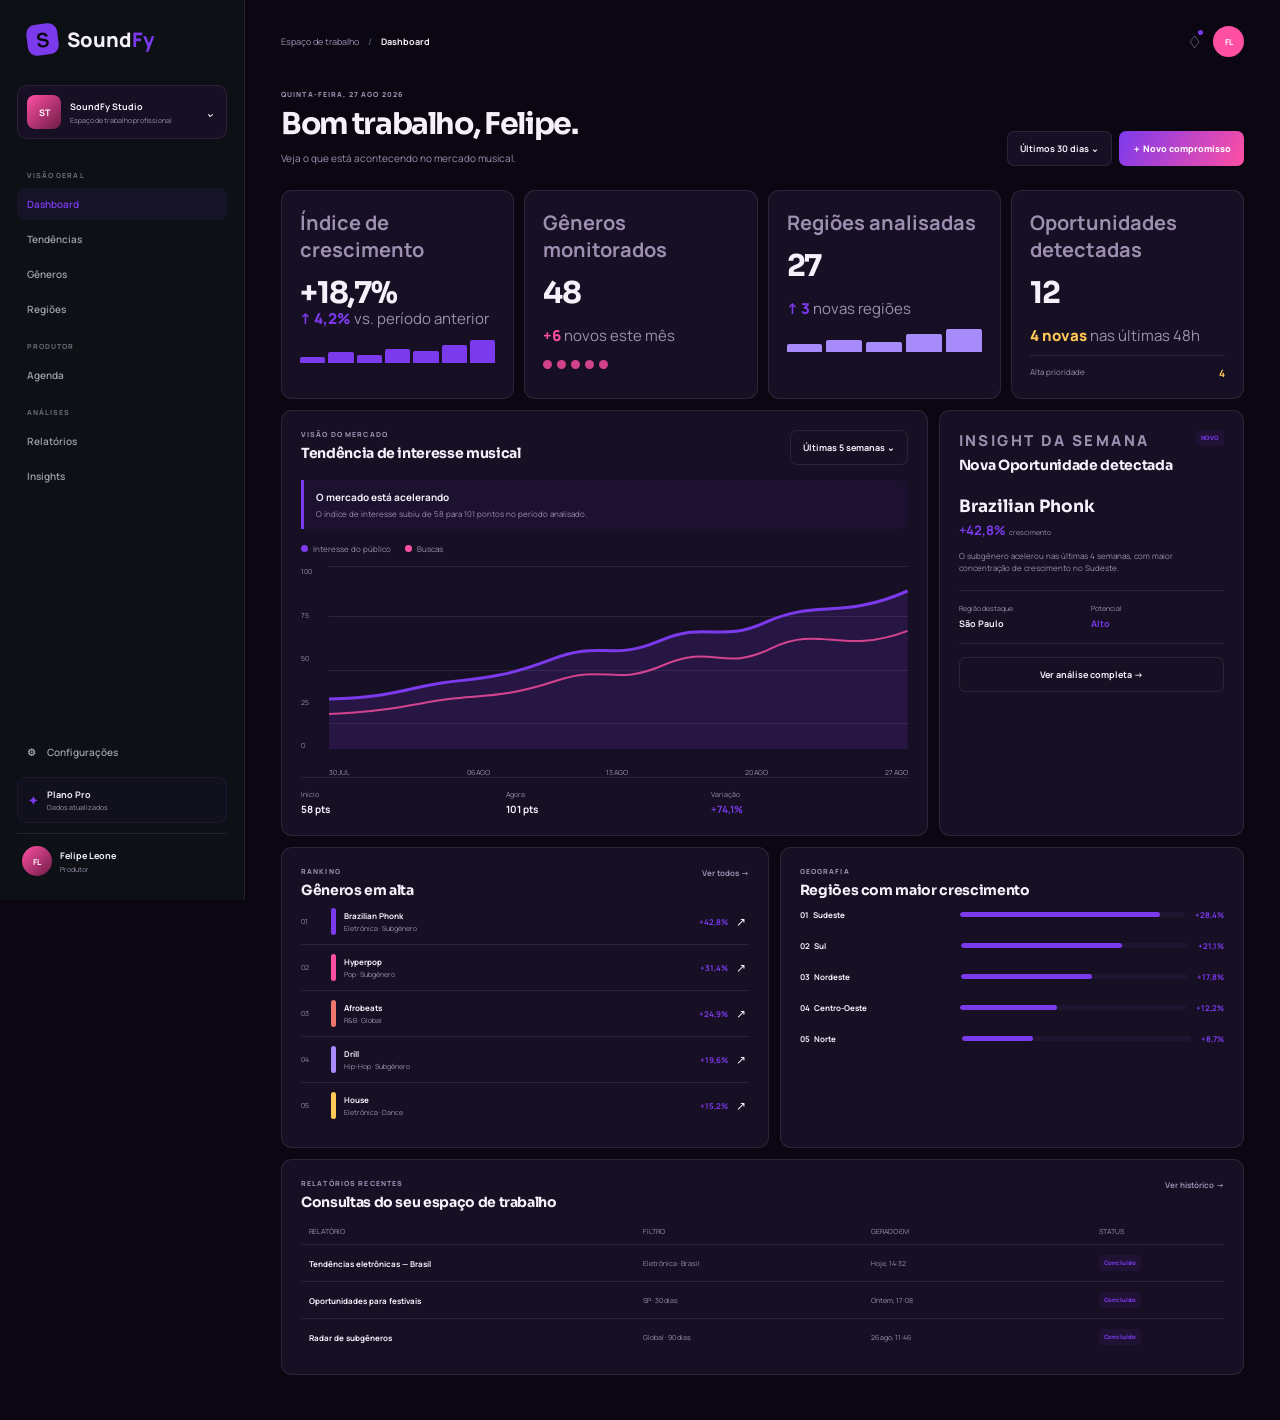
<file: View/Pages/index.html>
<!DOCTYPE html>
<html lang="pt-BR">
<head>
    <meta charset="UTF-8">
    <meta name="viewport" content="width=device-width, initial-scale=1.0">
    <title>SoundFy - Dashboard</title>
    <link rel="stylesheet" href="../Style/style.css">
</head>

<body>
    <aside class="barra-lateral">
        <a class="logo" href="index.html">
            <b>S</b>
            <span>Sound<span>Fy</span></span>
        </a>

        <div class="espaco-trabalho">
            <b>ST</b>
            <div>
                <strong>SoundFy Studio</strong>
                <small>Espaço de trabalho profissional</small>
            </div>
            <i>⌄</i>
        </div>

        <nav>
            <label>VISÃO GERAL</label>
            <a class="ativo" href="index.html"><span>Dashboard</span></a>
            <a href="#tendencias"> <span>Tendências</span></a>
            <a href="#generos"> <span>Gêneros</span></a>
            <a href="#regioes"> <span>Regiões</span></a>

            <label>PRODUTOR</label>
            <a href="agenda.html"> <span>Agenda</span></a>

            <label>ANÁLISES</label>
            <a href="#relatorios"> <span>Relatórios</span></a>
            <a href="#insights"> <span>Insights</span></a>
        </nav>

        <div class="rodape-lateral">
            <a href="configuracoes.html">⚙ <span>Configurações</span></a>

            <div class="plano">
                <b>✦</b>
                <div>
                    <strong>Plano Pro</strong>
                    <small>Dados atualizados</small>
                </div>
            </div>

            <div class="perfil">
                <b>FL</b>
                <div>
                    <strong>Felipe Leone</strong>
                    <small>Produtor</small>
                </div>
            </div>
        </div>
    </aside>

    <main>
        <header>
            <button id="menu" class="menu-mobile">☰</button>

            <div class="trilha">
                Espaço de trabalho <b>/</b> <strong>Dashboard</strong>
            </div>

            <div class="logo-mobile">
                Sound<span>Fy</span>
            </div>

            <div class="acoes">

                <button class="sino">♢<i></i></button>
                <b class="avatar-topo">FL</b>
            </div>
        </header>

        <section class="introducao">
            <div>
                <p>QUINTA-FEIRA, 27 AGO 2026</p>
                <h1>Bom trabalho, Felipe.</h1>
                <span>Veja o que está acontecendo no mercado musical.</span>
            </div>

            <div class="botoes-cabecalho">
                <button class="filtro">Últimos 30 dias ⌄</button>
                <a class="primario" href="agenda.html">＋ Novo compromisso</a>
            </div>
        </section>

        <section class="indicadores">
            <article>
                <div>
                   <b> <span style="font-size: 20px;">Índice de crescimento</span> </b>
                </div>
                <strong>+18,7%</strong>
                <small style="font-size: 15px;"><em>↑ 4,2%</em> vs. período anterior</small>
                <div class="mini-grafico"><i></i><i></i><i></i><i></i><i></i><i></i><i></i></div>
            </article>

            <article>
                <div>
                   <b> <span style="font-size: 20px;">Gêneros monitorados</span> </b>
                </div>
                <strong>48</strong>
                <br>
                <small style="font-size: 15px;"><em class="texto-secundario">+6</em> novos este mês</small>
                <div class="pontos"><i></i><i></i><i></i><i></i><i></i></div>
            </article>

            <article>
                <div>
                   <b> <span style="font-size: 20px;">Regiões analisadas</span> </b>
                </div>
                <strong>27</strong>
                <br>
                <small style="font-size: 15px;"><em>↑ 3</em> novas regiões</small>
                <div class="barras"><i></i><i></i><i></i><i></i><i></i></div>
            </article>

            <article>
                <div>
                   <b> <span style="font-size: 20px;">Oportunidades detectadas</span></b>
                </div>
                <strong>12</strong>
                <br>
                <small style="font-size: 15px;"><em class="texto-alerta">4 novas</em> nas últimas 48h</small>
                <div class="prioridade">
                    Alta prioridade
                    <b>4</b>
                </div>
            </article>
        </section>

        <section class="grade" id="tendencias">
            <article class="painel painel-grafico">
                <div class="painel-cabecalho">
                    <div>
                        <p>VISÃO DO MERCADO</p>
                        <h2>Tendência de interesse musical</h2>
                    </div>
                    <button class="filtro">Últimas 5 semanas ⌄</button>
                </div>

                <div class="explicacao-grafico">
                    <strong>O mercado está acelerando</strong>
                    <span>O índice de interesse subiu de 58 para 101 pontos no período analisado.</span>
                </div>

                <div class="legenda">
                    <span><i class="ponto-primario"></i>Interesse do público</span>
                    <span><i class="ponto-secundario"></i>Buscas</span>
                </div>

                <div class="grafico">
                    <div class="eixo">
                        <span>100</span>
                        <span>75</span>
                        <span>50</span>
                        <span>25</span>
                        <span>0</span>
                    </div>

                    <div class="grafico-area">
                        <div class="line l1"></div>
                        <div class="line l2"></div>
                        <div class="line l3"></div>
                        <div class="line l4"></div>

                        <svg viewBox="0 0 700 220" preserveAspectRatio="none" aria-label="Gráfico de tendência de interesse">
                            <path class="area" d="M0 160 C80 158 100 145 140 140 S210 135 270 112 S340 115 400 90 S470 94 530 67 S620 65 700 30 L700 220 L0 220Z"></path>
                            <path class="tendencia" d="M0 160 C80 158 100 145 140 140 S210 135 270 112 S340 115 400 90 S470 94 530 67 S620 65 700 30"></path>
                            <path class="tendencia linha-secundaria" d="M0 178 C80 174 105 165 145 160 S215 158 275 138 S345 145 405 119 S475 128 535 99 S620 108 700 78"></path>
                        </svg>

                        <div class="datas">
                            <span>30 JUL</span>
                            <span>06 AGO</span>
                            <span>13 AGO</span>
                            <span>20 AGO</span>
                            <span>27 AGO</span>
                        </div>
                    </div>
                </div>

                <div class="resumo-tendencia">
                    <div>
                        <span>Início</span>
                        <strong>58 pts</strong>
                    </div>
                    <div>
                        <span>Agora</span>
                        <strong>101 pts</strong>
                    </div>
                    <div>
                        <span>Variação</span>
                        <strong class="texto-positivo">+74,1%</strong>
                    </div>
                </div>
            </article>

            <article class="painel insight" id="insights">
                <div class="painel-cabecalho">
                    <div>
                        <p style="font-size: 15px;">INSIGHT DA SEMANA</p>
                        <h2><b>Nova Oportunidade detectada</b></h2>
                    </div>
                    <mark>NOVO</mark>
                </div>

                <div class="corpo-insight">
                    <h3>Brazilian Phonk</h3>
                    <strong>+42,8% <small>crescimento</small></strong>
                    <p>O subgênero acelerou nas últimas 4 semanas, com maior concentração de crescimento no Sudeste.</p>
                </div>

                <div class="meta">
                    <span>Região destaque<strong>São Paulo</strong></span>
                    <span>Potencial<strong class="texto-positivo">Alto</strong></span>
                </div>

                <button class="contorno">Ver análise completa →</button>
            </article>
        </section>

        <section class="grade inferior">
            <article class="painel" id="generos">
                <div class="painel-cabecalho">
                    <div>
                        <p>RANKING</p>
                        <h2>Gêneros em alta</h2>
                    </div>
                    <a href="#generos">Ver todos →</a>
                </div>

                <div class="genero">
                    <span>01</span>
                    <i></i>
                    <div><strong>Brazilian Phonk</strong><small>Eletrônica · Subgênero</small></div>
                    <b>+42,8%</b>↗
                </div>

                <div class="genero">
                    <span>02</span>
                    <i></i>
                    <div><strong>Hyperpop</strong><small>Pop · Subgênero</small></div>
                    <b>+31,4%</b>↗
                </div>

                <div class="genero">
                    <span>03</span>
                    <i></i>
                    <div><strong>Afrobeats</strong><small>R&B · Global</small></div>
                    <b>+24,9%</b>↗
                </div>

                <div class="genero">
                    <span>04</span>
                    <i></i>
                    <div><strong>Drill</strong><small>Hip-Hop · Subgênero</small></div>
                    <b>+19,6%</b>↗
                </div>

                <div class="genero">
                    <span>05</span>
                    <i></i>
                    <div><strong>House</strong><small>Eletrônica · Dance</small></div>
                    <b>+15,2%</b>↗
                </div>
            </article>

            <article class="painel" id="regioes">
                <div class="painel-cabecalho">
                    <div>
                        <p>GEOGRAFIA</p>
                        <h2>Regiões com maior crescimento</h2>
                    </div>
                </div>

                <div class="regiao">
                    <strong>01&nbsp; Sudeste</strong>
                    <span><i style="width:89%"></i></span>
                    <b>+28,4%</b>
                </div>

                <div class="regiao">
                    <strong>02&nbsp; Sul</strong>
                    <span><i style="width:71%"></i></span>
                    <b>+21,1%</b>
                </div>

                <div class="regiao">
                    <strong>03&nbsp; Nordeste</strong>
                    <span><i style="width:58%"></i></span>
                    <b>+17,8%</b>
                </div>

                <div class="regiao">
                    <strong>04&nbsp; Centro-Oeste</strong>
                    <span><i style="width:43%"></i></span>
                    <b>+12,2%</b>
                </div>

                <div class="regiao">
                    <strong>05&nbsp; Norte</strong>
                    <span><i style="width:31%"></i></span>
                    <b>+8,7%</b>
                </div>
            </article>
        </section>

        <section class="painel relatorios" id="relatorios">
            <div class="painel-cabecalho">
                <div>
                    <p>RELATÓRIOS RECENTES</p>
                    <h2>Consultas do seu espaço de trabalho</h2>
                </div>
                <a href="#relatorios">Ver histórico →</a>
            </div>

            <div class="relatorio-cabecalho">
                <span>Relatório</span>
                <span>Filtro</span>
                <span>Gerado em</span>
                <span>Status</span>
            </div>

            <div class="relatorio">
                <strong>Tendências eletrônicas — Brasil</strong>
                <span>Eletrônica · Brasil</span>
                <span>Hoje, 14:32</span>
                <em>Concluído</em>
            </div>

            <div class="relatorio">
                <strong>Oportunidades para festivais</strong>
                <span>SP · 30 dias</span>
                <span>Ontem, 17:08</span>
                <em>Concluído</em>
            </div>

            <div class="relatorio">
                <strong>Radar de subgêneros</strong>
                <span>Global · 90 dias</span>
                <span>26 ago, 11:46</span>
                <em>Concluído</em>
            </div>
        </section>
    </main>

    <script src="../JS/script.js"></script>
</body>
</html>
</file>
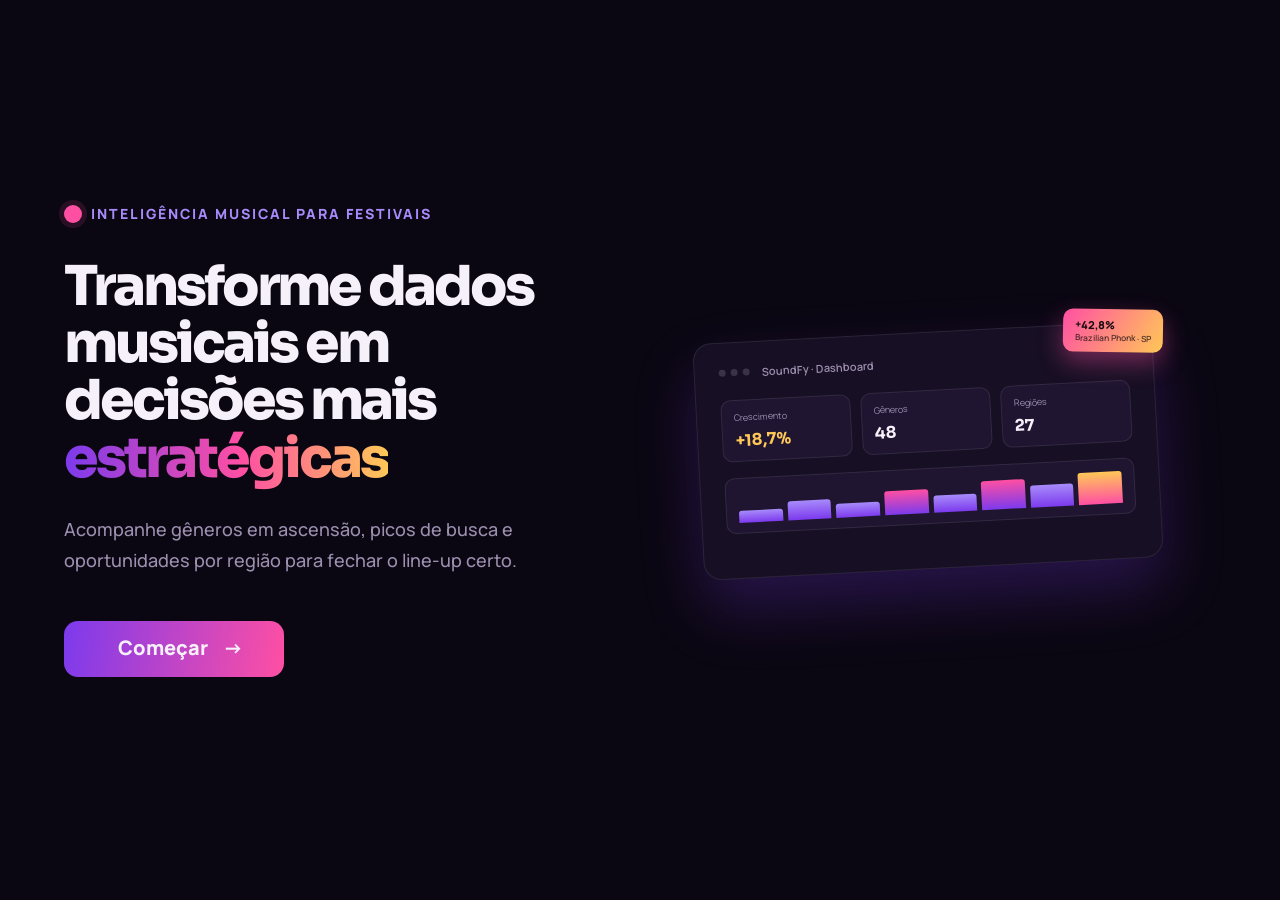
<file: public/Pages/home.html>
<!DOCTYPE html>
<html lang="pt-BR">

<head>
    <meta charset="UTF-8">
    <meta name="viewport" content="width=device-width, initial-scale=1.0">
    <title data-i18n="home.title">SoundFy</title>

    <link rel="preconnect" href="https://fonts.googleapis.com">
    <link rel="preconnect" href="https://fonts.gstatic.com" crossorigin>
    <link href="https://fonts.googleapis.com/css2?family=Manrope:wght@400;500;600;700;800&family=Sora:wght@500;600;700;800&display=swap" rel="stylesheet">

    <link rel="stylesheet" href="../Style/home.css">
</head>

<body>
    <div class="container">
        <div class="container-hero">
            <div class="titulo">
                <span data-i18n="home.marketLabel">INTELIGÊNCIA MUSICAL PARA FESTIVAIS</span>
            </div>

            <div class="titulo-principal">
                <span>
                    <span data-i18n="home.heading">Transforme dados musicais em decisões mais</span>
                    <span class="texto-gradiente" data-i18n="home.headingHighlight">estratégicas</span>
                </span>
            </div>

            <div class="texto-hero">
                <span data-i18n="home.description">
                    Acompanhe gêneros em ascensão, picos de busca e oportunidades por região para fechar o line-up certo.
                </span>
            </div>

            <div class="botao-hero">
                <button onclick="window.location.href='./cadastro.html'">
                    <span data-i18n="home.start">Começar</span>
                    <span>→</span>
                </button>
            </div>

            <!-- <div class="texto-apoio">
                <span data-i18n="home.supportText">
                    Sem custo para começar · dados atualizados semanalmente
                </span>
            </div> -->
        </div>

        <div class="container-mini-dash">
            <div class="mini-dash-cartao">
                <div class="mini-dash-selo">
                    <strong>+42,8%</strong>
                    <small data-i18n="home.phonk">Brazilian Phonk · SP</small>
                </div>

                <div class="mini-dash-topo">
                    <div class="mini-dash-bolinhas">
                        <span></span>
                        <span></span>
                        <span></span>
                    </div>

                    <p data-i18n="home.dashboard">SoundFy · Dashboard</p>
                </div>

                <div class="mini-dash-indicadores">
                    <div class="mini-dash-indicador destaque">
                        <small data-i18n="home.growth">Crescimento</small>
                        <strong>+18,7%</strong>
                    </div>

                    <div class="mini-dash-indicador">
                        <small data-i18n="home.genres">Gêneros</small>
                        <strong>48</strong>
                    </div>

                    <div class="mini-dash-indicador">
                        <small data-i18n="home.regions">Regiões</small>
                        <strong>27</strong>
                    </div>
                </div>

                <div class="mini-dash-grafico">
                    <span style="height: 35%;"></span>
                    <span style="height: 55%;"></span>
                    <span style="height: 40%;"></span>
                    <span style="height: 70%;"></span>
                    <span style="height: 50%;"></span>
                    <span style="height: 85%;"></span>
                    <span style="height: 65%;"></span>
                    <span style="height: 95%;"></span>
                </div>
            </div>
        </div>
    </div>

    <script src="../JS/translate.js"></script>
</body>

</html>
</file>
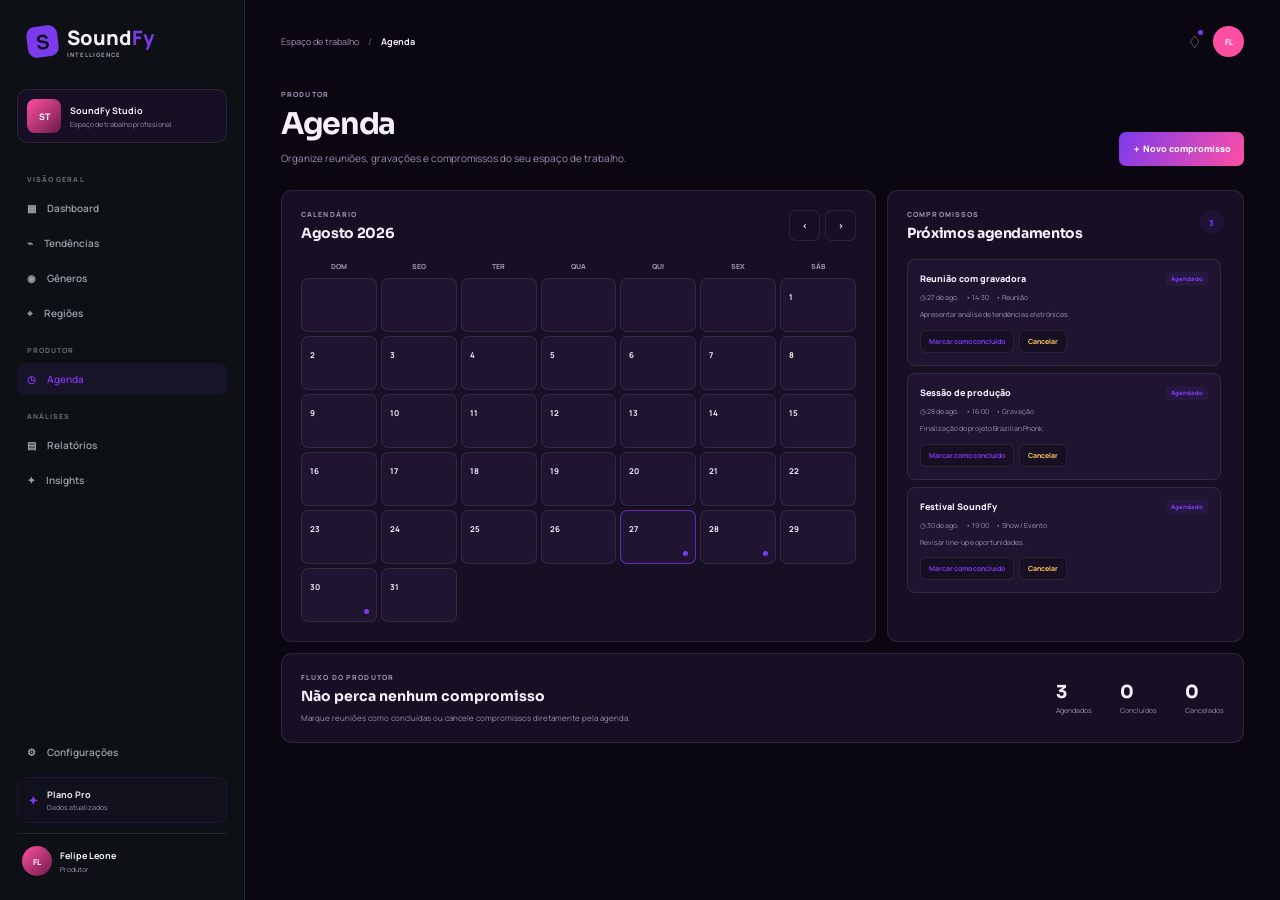
<file: View/Pages/agenda.html>
<!DOCTYPE html>
<html lang="pt-BR">
<head>
    <meta charset="UTF-8">
    <meta name="viewport" content="width=device-width, initial-scale=1.0">
    <title>SoundFy Intelligence — Agenda</title>
    <link rel="stylesheet" href="../Style/style.css">
</head>

<body>
    <aside class="barra-lateral">
        <a class="logo" href="index.html">
            <b>S</b>
            <span>Sound<span>Fy</span><small>INTELLIGENCE</small></span>
        </a>

        <div class="espaco-trabalho">
            <b>ST</b>
            <div>
                <strong>SoundFy Studio</strong>
                <small>Espaço de trabalho profissional</small>
            </div>
        </div>

        <nav>
            <label>VISÃO GERAL</label>
            <a href="index.html">▦ <span>Dashboard</span></a>
            <a href="index.html#tendencias">⌁ <span>Tendências</span></a>
            <a href="index.html#generos">◉ <span>Gêneros</span></a>
            <a href="index.html#regioes">⌖ <span>Regiões</span></a>

            <label>PRODUTOR</label>
            <a class="ativo" href="agenda.html">◷ <span>Agenda</span></a>

            <label>ANÁLISES</label>
            <a href="index.html#relatorios">▤ <span>Relatórios</span></a>
            <a href="index.html#insights">✦ <span>Insights</span></a>
        </nav>

        <div class="rodape-lateral">
            <a href="configuracoes.html">⚙ <span>Configurações</span></a>

            <div class="plano">
                <b>✦</b>
                <div>
                    <strong>Plano Pro</strong>
                    <small>Dados atualizados</small>
                </div>
            </div>

            <div class="perfil">
                <b>FL</b>
                <div>
                    <strong>Felipe Leone</strong>
                    <small>Produtor</small>
                </div>
            </div>
        </div>
    </aside>

    <main>
        <header>
            <button id="menu" class="menu-mobile">☰</button>

            <div class="trilha">
                Espaço de trabalho <b>/</b> <strong>Agenda</strong>
            </div>

            <div class="logo-mobile">
                Sound<span>Fy</span>
            </div>

            <div class="acoes">
                <button class="sino">♢<i></i></button>
                <b class="avatar-topo">FL</b>
            </div>
        </header>

        <section class="introducao">
            <div>
                <p>PRODUTOR</p>
                <h1>Agenda</h1>
                <span>Organize reuniões, gravações e compromissos do seu espaço de trabalho.</span>
            </div>

            <button id="abrirCompromisso" class="primario">＋ Novo compromisso</button>
        </section>

        <section class="layout-agenda">
            <article class="painel agenda-calendario">
                <div class="painel-cabecalho">
                    <div>
                        <p>CALENDÁRIO</p>
                        <h2>Agosto 2026</h2>
                    </div>
                    <div class="calendario-nav">
                        <button class="contorno" id="mesAnterior">‹</button>
                        <button class="contorno" id="proximoMes">›</button>
                    </div>
                </div>

                <div class="calendario-semana">
                    <span>DOM</span>
                    <span>SEG</span>
                    <span>TER</span>
                    <span>QUA</span>
                    <span>QUI</span>
                    <span>SEX</span>
                    <span>SÁB</span>
                </div>

                <div id="calendario" class="calendario"></div>
            </article>

            <article class="painel agenda-painel-lista">
                <div class="painel-cabecalho">
                    <div>
                        <p>COMPROMISSOS</p>
                        <h2>Próximos agendamentos</h2>
                    </div>
                    <span id="contagemCompromissos" class="selo-contagem">0</span>
                </div>

                <div id="listaCompromissos" class="lista-compromissos"></div>
            </article>
        </section>

        <section class="painel info-agenda">
            <div>
                <p>FLUXO DO PRODUTOR</p>
                <h2>Não perca nenhum compromisso</h2>
                <span>Marque reuniões como concluídas ou cancele compromissos diretamente pela agenda.</span>
            </div>

            <div class="estatisticas-agenda">
                <div>
                    <strong id="contagemAgendados">0</strong>
                    <span>Agendados</span>
                </div>
                <div>
                    <strong id="contagemConcluidos">0</strong>
                    <span>Concluídos</span>
                </div>
                <div>
                    <strong id="contagemCancelados">0</strong>
                    <span>Cancelados</span>
                </div>
            </div>
        </section>
    </main>

    <div id="modalCompromisso" class="modal">
        <div class="modal-cartao">
            <div class="modal-cabecalho">
                <div>
                    <p>NOVO COMPROMISSO</p>
                    <h2>Adicionar à agenda</h2>
                </div>
                <button id="fecharCompromisso" class="modal-fechar">×</button>
            </div>

            <form id="formularioCompromisso">
                <label>
                    Compromisso
                    <input id="tituloCompromisso" type="text" placeholder="Ex.: Reunião com gravadora" required>
                </label>

                <div class="linha-formulario">
                    <label>
                        Data
                        <input id="dataCompromisso" type="date" required>
                    </label>

                    <label>
                        Horário
                        <input id="horarioCompromisso" type="time" required>
                    </label>
                </div>

                <label>
                    Tipo
                    <select id="tipoCompromisso">
                        <option>Reunião</option>
                        <option>Gravação</option>
                        <option>Show / Evento</option>
                        <option>Deadline</option>
                        <option>Outro</option>
                    </select>
                </label>

                <label>
                    Observação
                    <textarea id="notaCompromisso" placeholder="Adicione uma observação opcional"></textarea>
                </label>

                <div class="modal-acoes">
                    <button type="button" id="cancelarModal" class="contorno">Cancelar</button>
                    <button type="submit" class="primario">Agendar compromisso</button>
                </div>
            </form>
        </div>
    </div>

    <script src="../JS/script.js"></script>
</body>
</html>
</file>
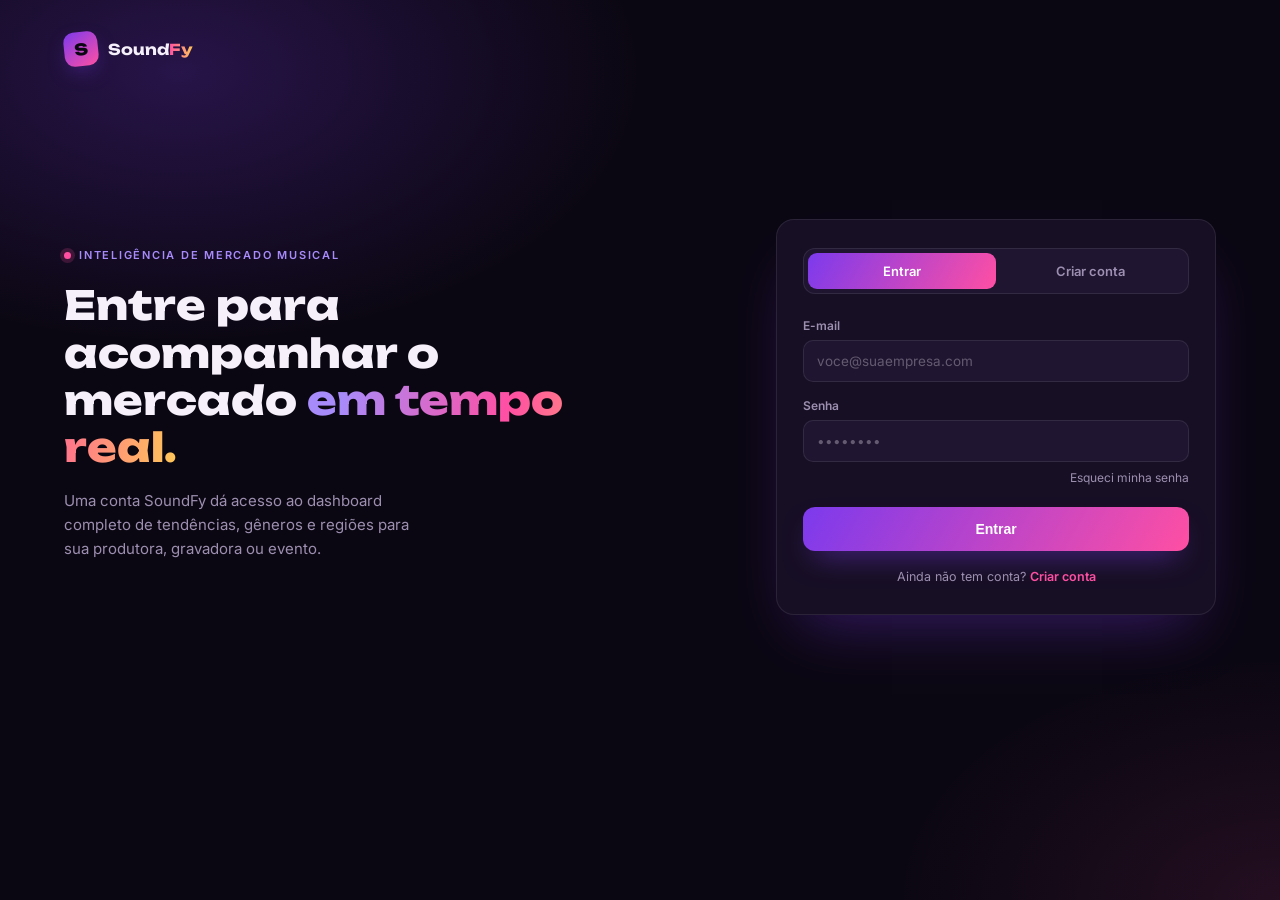
<file: View/Pages/cadastro.html>
<!DOCTYPE html>
<html lang="pt-BR">
<head>
<meta charset="UTF-8">
<meta name="viewport" content="width=device-width, initial-scale=1.0">
<title>SoundFy — Entrar ou criar conta</title>
<link rel="preconnect" href="https://fonts.googleapis.com">
<link rel="preconnect" href="https://fonts.gstatic.com" crossorigin>
<link href="https://fonts.googleapis.com/css2?family=Unbounded:wght@500;700;800&family=Inter:wght@400;500;600;700&display=swap" rel="stylesheet">
<link rel="stylesheet" href="../Style/cadastro.css">
</head>
<body>

  <a class="marca" href="home.html">
    <div class="logo">S</div>
    <span class="nome">Sound<span class="destaque">Fy</span></span>
  </a>

  <div class="conteudo">
    <div class="apresentacao">
      <p class="rotulo">INTELIGÊNCIA DE MERCADO MUSICAL</p>
      <h1>Entre para acompanhar o mercado <span class="destaque">em tempo real.</span></h1>
      <p class="descricao">Uma conta SoundFy dá acesso ao dashboard completo de tendências, gêneros e regiões para sua produtora, gravadora ou evento.</p>
    </div>

    <div class="cartao-acesso">
      <div class="abas">
        <button type="button" id="abaEntrar" class="ativo" onclick="MostrarEntrar()">Entrar</button>
        <button type="button" id="abaCriar" onclick="MostrarCriar()">Criar conta</button>
      </div>

      <div id="formEntrar" class="formulario ativo">
        <div class="campo">
          <p>E-mail</p>
          <input id="entrarEmail" type="email" placeholder="voce@suaempresa.com">
        </div>
        <div class="campo">
          <p>Senha</p>
          <input id="entrarSenha" type="password" placeholder="••••••••">
        </div>
        <a class="esqueci" href="#">Esqueci minha senha</a>
        <button class="botao-enviar" onclick="Entrar()">Entrar</button>
      </div>

      <div id="formCriar" class="formulario">
        <div class="campo">
          <p>Nome</p>
          <input id="criarNome" type="text" placeholder="Seu nome">
        </div>
        <div class="campo">
          <p>Produtora, gravadora ou evento</p>
          <input id="criarOrg" type="text" placeholder="Nome da organização">
        </div>
        <div class="campo">
          <p>E-mail</p>
          <input id="criarEmail" type="email" placeholder="voce@suaempresa.com">
        </div>
        <div class="campo">
          <p>Senha</p>
          <input id="criarSenha" type="password" placeholder="Mínimo 6 caracteres">
        </div>
        <button class="botao-enviar" onclick="Criar()">Criar conta</button>
      </div>

      <p class="status" id="status">Tudo certo! Redirecionando…</p>

      <p class="rodape" id="dicaEntrar">Ainda não tem conta? <button onclick="MostrarCriar()">Criar conta</button></p>
      <p class="rodape" id="dicaCriar" style="display:none;">Já tem conta? <button onclick="MostrarEntrar()">Entrar</button></p>
    </div>
  </div>

  <script>
    function MostrarEntrar() {
      abaEntrar.className = "ativo"
      abaCriar.className = ""
      formEntrar.className = "formulario ativo"
      formCriar.className = "formulario"
      dicaEntrar.style.display = "block"
      dicaCriar.style.display = "none"
      status.className = "status"
    }

    function MostrarCriar() {
      abaCriar.className = "ativo"
      abaEntrar.className = ""
      formCriar.className = "formulario ativo"
      formEntrar.className = "formulario"
      dicaCriar.style.display = "block"
      dicaEntrar.style.display = "none"
      status.className = "status"
    }

    function ConcluirAcesso(nome) {
      localStorage.setItem("soundfy-user", JSON.stringify({ nome: nome || "Produtor" }))
      status.textContent = "Tudo certo! Redirecionando…"
      status.className = "status mostrar"

      setTimeout(function () {
        window.location.href = "index.html"
      }, 900)
    }

    function Entrar() {
      let email = entrarEmail.value
      ConcluirAcesso(email.split("@")[0])
    }

    function Criar() {
      let nome = criarNome.value
      ConcluirAcesso(nome)
    }
  </script>

</body>
</html>
</file>
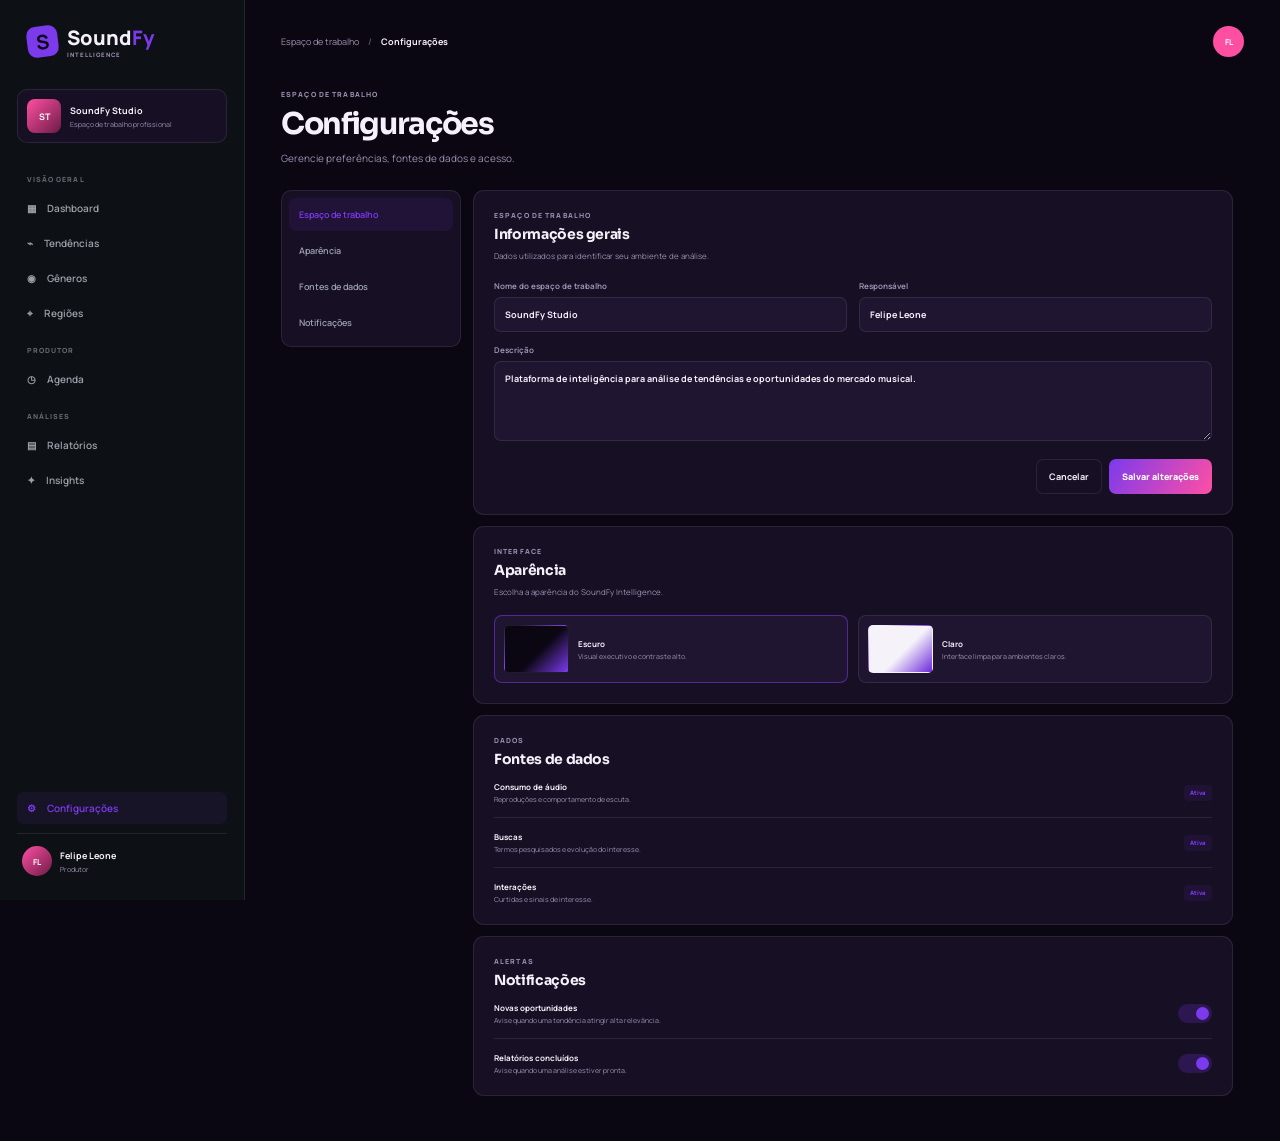
<file: View/Pages/configuracoes.html>
<!DOCTYPE html>
<html lang="pt-BR">
<head>
    <meta charset="UTF-8">
    <meta name="viewport" content="width=device-width, initial-scale=1.0">
    <title>SoundFy Intelligence — Configurações</title>
    <link rel="stylesheet" href="../Style/style.css">
</head>

<body>
    <aside class="barra-lateral">
        <a class="logo" href="index.html">
            <b>S</b>
            <span>Sound<span>Fy</span><small>INTELLIGENCE</small></span>
        </a>

        <div class="espaco-trabalho">
            <b>ST</b>
            <div>
                <strong>SoundFy Studio</strong>
                <small>Espaço de trabalho profissional</small>
            </div>
        </div>

        <nav>
            <label>VISÃO GERAL</label>
            <a href="index.html">▦ <span>Dashboard</span></a>
            <a href="index.html#tendencias">⌁ <span>Tendências</span></a>
            <a href="index.html#generos">◉ <span>Gêneros</span></a>
            <a href="index.html#regioes">⌖ <span>Regiões</span></a>

            <label>PRODUTOR</label>
            <a href="agenda.html">◷ <span>Agenda</span></a>

            <label>ANÁLISES</label>
            <a href="index.html#relatorios">▤ <span>Relatórios</span></a>
            <a href="index.html#insights">✦ <span>Insights</span></a>
        </nav>

        <div class="rodape-lateral">
            <a class="ativo" href="configuracoes.html">⚙ <span>Configurações</span></a>

            <div class="perfil">
                <b>FL</b>
                <div>
                    <strong>Felipe Leone</strong>
                    <small>Produtor</small>
                </div>
            </div>
        </div>
    </aside>

    <main>
        <header>
            <button id="menu" class="menu-mobile">☰</button>

            <div class="trilha">
                Espaço de trabalho <b>/</b> <strong>Configurações</strong>
            </div>

            <div class="logo-mobile">
                Sound<span>Fy</span>
            </div>

            <div class="acoes">
                <b class="avatar-topo">FL</b>
            </div>
        </header>

        <section class="introducao">
            <div>
                <p>ESPAÇO DE TRABALHO</p>
                <h1>Configurações</h1>
                <span>Gerencie preferências, fontes de dados e acesso.</span>
            </div>
        </section>

        <section class="layout-configuracoes">
            <nav class="nav-configuracoes">
                <a class="ativo" href="#espaco-trabalho">Espaço de trabalho</a>
                <a href="#aparencia">Aparência</a>
                <a href="#dados">Fontes de dados</a>
                <a href="#notificacoes">Notificações</a>
            </nav>

            <div class="conteudo-configuracoes">
                <article class="painel cartao-configuracoes" id="espaco-trabalho">
                    <div class="painel-cabecalho">
                        <div>
                            <p>ESPAÇO DE TRABALHO</p>
                            <h2>Informações gerais</h2>
                            <span>Dados utilizados para identificar seu ambiente de análise.</span>
                        </div>
                    </div>

                    <div class="formulario">
                        <label>
                            Nome do espaço de trabalho
                            <input value="SoundFy Studio">
                        </label>

                        <label>
                            Responsável
                            <input value="Felipe Leone">
                        </label>

                        <label class="completo">
                            Descrição
                            <textarea>Plataforma de inteligência para análise de tendências e oportunidades do mercado musical.</textarea>
                        </label>
                    </div>

                    <div class="salvar">
                        <button class="contorno">Cancelar</button>
                        <button class="primario">Salvar alterações</button>
                    </div>
                </article>

                <article class="painel cartao-configuracoes" id="aparencia">
                    <div class="painel-cabecalho">
                        <div>
                            <p>INTERFACE</p>
                            <h2>Aparência</h2>
                            <span>Escolha a aparência do SoundFy Intelligence.</span>
                        </div>
                    </div>

                    <div class="opcoes-tema">
                        <button class="escolha-tema" data-theme-choice="dark">
                            <i class="previa previa-escura"></i>
                            <strong>Escuro</strong>
                            <small>Visual executivo e contraste alto.</small>
                        </button>

                        <button class="escolha-tema" data-theme-choice="light">
                            <i class="previa previa-clara"></i>
                            <strong>Claro</strong>
                            <small>Interface limpa para ambientes claros.</small>
                        </button>
                    </div>
                </article>

                <article class="painel cartao-configuracoes" id="dados">
                    <div class="painel-cabecalho">
                        <div>
                            <p>DADOS</p>
                            <h2>Fontes de dados</h2>
                        </div>
                    </div>

                    <div class="configuracao">
                        <div>
                            <strong>Consumo de áudio</strong>
                            <small>Reproduções e comportamento de escuta.</small>
                        </div>
                        <em>Ativa</em>
                    </div>

                    <div class="configuracao">
                        <div>
                            <strong>Buscas</strong>
                            <small>Termos pesquisados e evolução do interesse.</small>
                        </div>
                        <em>Ativa</em>
                    </div>

                    <div class="configuracao">
                        <div>
                            <strong>Interações</strong>
                            <small>Curtidas e sinais de interesse.</small>
                        </div>
                        <em>Ativa</em>
                    </div>
                </article>

                <article class="painel cartao-configuracoes" id="notificacoes">
                    <div class="painel-cabecalho">
                        <div>
                            <p>ALERTAS</p>
                            <h2>Notificações</h2>
                        </div>
                    </div>

                    <div class="configuracao">
                        <div>
                            <strong>Novas oportunidades</strong>
                            <small>Avise quando uma tendência atingir alta relevância.</small>
                        </div>
                        <label class="alternador">
                            <input type="checkbox" checked>
                            <i></i>
                        </label>
                    </div>

                    <div class="configuracao">
                        <div>
                            <strong>Relatórios concluídos</strong>
                            <small>Avise quando uma análise estiver pronta.</small>
                        </div>
                        <label class="alternador">
                            <input type="checkbox" checked>
                            <i></i>
                        </label>
                    </div>
                </article>
            </div>
        </section>
    </main>

    <script src="../JS/script.js"></script>
</body>
</html>
</file>
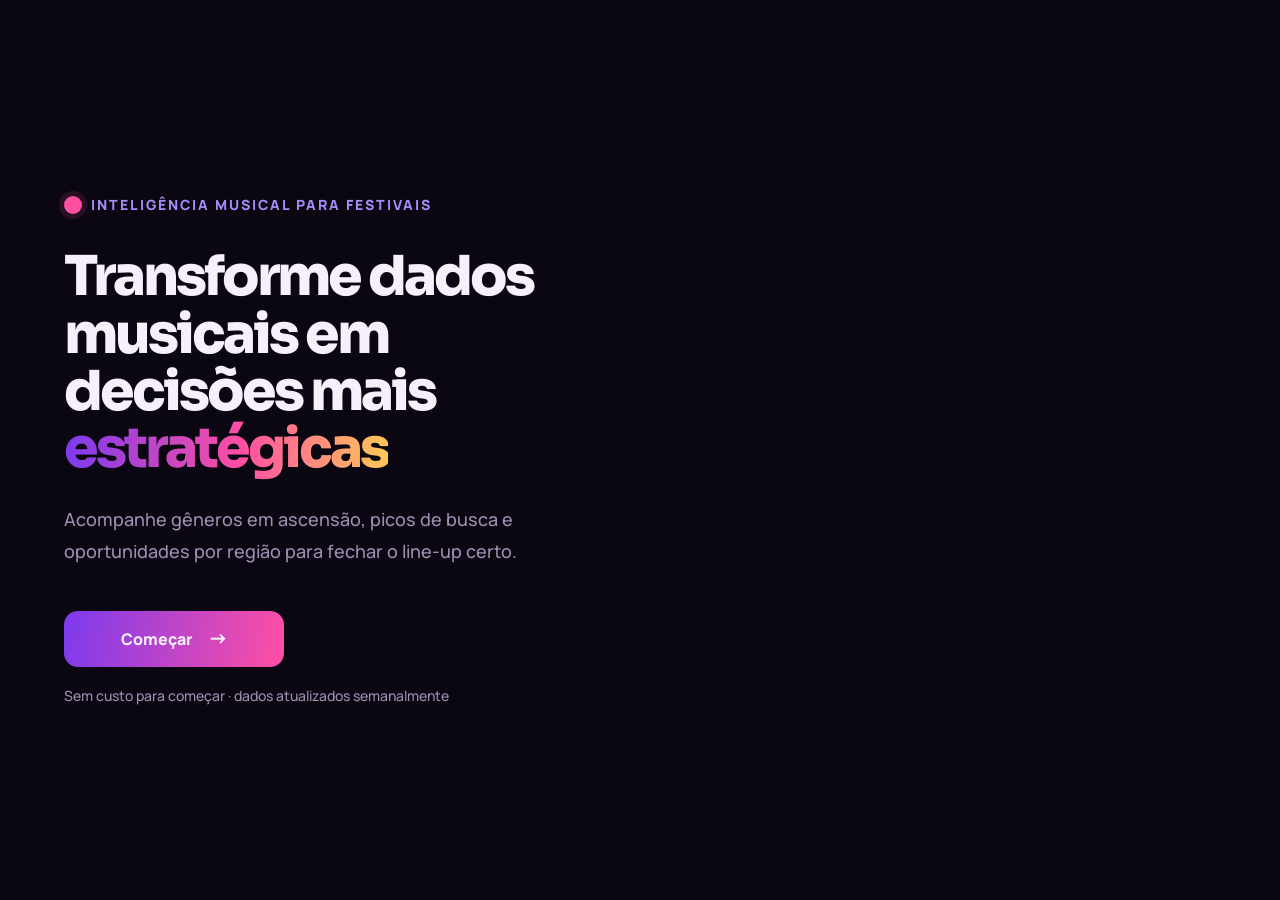
<file: View/Pages/home.html>
<!DOCTYPE html>
<html lang="pt-BR">

<head>
    <meta charset="UTF-8">
    <meta name="viewport" content="width=device-width, initial-scale=1.0">
    <title>SoundFy</title>

    <link rel="preconnect" href="https://fonts.googleapis.com">
    <link rel="preconnect" href="https://fonts.gstatic.com" crossorigin>
    <link href="https://fonts.googleapis.com/css2?family=Manrope:wght@400;500;600;700;800&family=Sora:wght@500;600;700;800&display=swap" rel="stylesheet">

    <link rel="stylesheet" href="../Style/home.css">
</head>

<body>
    <div class="container">
        <div class="container-hero">
            <div class="titulo">
                <span>INTELIGÊNCIA MUSICAL PARA FESTIVAIS</span>
            </div>

            <div class="titulo-principal">
                <span>Transforme dados musicais em decisões mais <span class="texto-gradiente">estratégicas</span></span>
            </div>

            <div class="texto-hero">
                <span>Acompanhe gêneros em ascensão, picos de busca e oportunidades por região para fechar o line-up certo.</span>
            </div>

            <div class="botao-hero">
                <button onclick="window.location.href='./cadastro.html'">Começar <span>→</span></button>
            </div>

            <div class="texto-apoio">
                <span>Sem custo para começar · dados atualizados semanalmente</span>
            </div>
        </div>
        <div class="container-mini-dash">
        </div>
    </div>
</body>

</html>
</file>
<file: View/Style/style.css>
@import url('https://fonts.googleapis.com/css2?family=Manrope:wght@400;500;600;700;800&family=Sora:wght@500;600;700;800&display=swap');

:root {
    --fundo: #0b0712;
    --superficie: #170f24;
    --superficie-2: #1f1530;
    --texto: #f5f0fa;
    --cinza: #9c8fb0;
    --roxo: #7c3aed;
    --rosa: #ff4fa3;
    --roxo-claro: #a78bfa;
    --dourado: #ffc857;
    --borda: rgba(245,240,250,.09);
}

:root[data-theme="light"] {
    --fundo: #f5f2fa;
    --superficie: #ffffff;
    --superficie-2: #f1ecf9;
    --texto: #1f1530;
    --cinza: #6b6178;
    --roxo: #6d28d9;
    --rosa: #d6247e;
    --roxo-claro: #7c3aed;
    --dourado: #a8710a;
    --borda: rgba(31,21,48,.09);
}

* {
    box-sizing: border-box;
    margin: 0;
    padding: 0;
}

html {
    scroll-behavior: smooth;
}

body {
    background: var(--fundo);
    color: var(--texto);
    font: 12px Manrope, Arial, sans-serif;
    min-height: 100vh;
}

button,
input,
textarea,
select {
    font: inherit;
}

button,
.primario {
    border: 0;
    cursor: pointer;
}

a {
    text-decoration: none;
    color: inherit;
}

.barra-lateral {
    position: fixed;
    inset: 0 auto 0 0;
    width: 245px;
    padding: 24px 17px;
    background: #0d1014;
    border-right: 1px solid var(--borda);
    display: flex;
    flex-direction: column;
    z-index: 10;
}

.logo {
    display: flex;
    gap: 9px;
    align-items: center;
    margin: 0 10px 30px;
    font-size: 20px;
    font-weight: 800;
}

.logo > b {
    width: 31px;
    height: 31px;
    display: grid;
    place-items: center;
    background: var(--roxo);
    color: #0b0712;
    border-radius: 9px;
    transform: rotate(-7deg);
}

.logo > span > span,
.logo-mobile span {
    color: var(--roxo);
}

.logo small {
    display: block;
    color: var(--cinza);
    font-size: 6px;
    letter-spacing: .16em;
}

.espaco-trabalho {
    display: grid;
    grid-template-columns: 34px 1fr 12px;
    gap: 9px;
    align-items: center;
    padding: 9px;
    margin-bottom: 18px;
    border: 1px solid var(--borda);
    border-radius: 10px;
    background: var(--superficie);
}

.espaco-trabalho > b,
.perfil > b {
    display: grid;
    place-items: center;
    background: linear-gradient(135deg, var(--rosa), #6d1b46);
    color: white;
    border-radius: 8px;
}

.espaco-trabalho > b {
    width: 34px;
    height: 34px;
    font-size: 9px;
}

.espaco-trabalho strong,
.espaco-trabalho small,
.perfil strong,
.perfil small {
    display: block;
}

.espaco-trabalho strong,
.perfil strong {
    font-size: 9px;
}

.espaco-trabalho small,
.perfil small {
    margin-top: 3px;
    color: var(--cinza);
    font-size: 7px;
}

nav {
    display: grid;
    gap: 3px;
}

nav label {
    margin: 14px 10px 5px;
    color: #646b74;
    font-size: 7px;
    font-weight: 800;
    letter-spacing: .15em;
}

nav a {
    display: flex;
    align-items: center;
    gap: 11px;
    padding: 9px 10px;
    border-radius: 7px;
    color: #9aa1aa;
    font-weight: 600;
    font-size: 10px;
}

nav a:hover {
    background: var(--superficie-2);
    color: var(--texto);
}

nav a.ativo {
    background: rgba(124,58,237,.09);
    color: var(--roxo);
}

nav a:first-letter {
    font-size: 14px;
}

.rodape-lateral {
    margin-top: auto;
}

.rodape-lateral > a {
    display: flex;
    gap: 11px;
    padding: 9px 10px;
    margin-bottom: 9px;
    color: #9aa1aa;
    border-radius: 7px;
    font-size: 10px;
    font-weight: 600;
}

.rodape-lateral > a:hover,
.rodape-lateral > a.ativo {
    background: rgba(124,58,237,.09);
    color: var(--roxo);
}

.plano {
    display: flex;
    gap: 9px;
    align-items: center;
    padding: 10px;
    margin-bottom: 10px;
    background: rgba(124,58,237,.04);
    border: 1px solid rgba(124,58,237,.13);
    border-radius: 9px;
}

.plano > b {
    color: var(--roxo);
}

.plano strong,
.plano small {
    display: block;
}

.plano strong {
    font-size: 9px;
}

.plano small {
    color: var(--cinza);
    font-size: 7px;
    margin-top: 2px;
}

.perfil {
    display: flex;
    align-items: center;
    gap: 8px;
    border-top: 1px solid var(--borda);
    padding: 12px 5px 0;
}

.perfil > b {
    width: 30px;
    height: 30px;
    border-radius: 50%;
    font-size: 8px;
}

main {
    width: calc(100% - 245px);
    margin-left: 245px;
    padding: 20px 36px 45px;
}

header {
    height: 42px;
    display: flex;
    align-items: center;
    justify-content: space-between;
    margin-bottom: 28px;
}

.trilha {
    color: var(--cinza);
    font-size: 9px;
}

.trilha b {
    margin: 0 7px;
    color: #4c535b;
}

.trilha strong {
    color: var(--texto);
}

.acoes {
    display: flex;
    align-items: center;
    gap: 11px;
}


.sino {
    position: relative;
    background: none;
    color: var(--cinza);
    font-size: 17px;
}

.sino i {
    position: absolute;
    width: 5px;
    height: 5px;
    right: -1px;
    top: 0;
    background: var(--roxo);
    border-radius: 50%;
}

.avatar-topo {
    width: 31px;
    height: 31px;
    display: grid;
    place-items: center;
    border-radius: 50%;
    background: var(--rosa);
    color: white;
    font-size: 8px;
}

.menu-mobile,
.logo-mobile {
    display: none;
}

.introducao {
    display: flex;
    justify-content: space-between;
    align-items: end;
    gap: 20px;
    margin-bottom: 24px;
}

.introducao p,
.painel-cabecalho p,
.info-agenda p {
    color: var(--cinza);
    font-size: 7px;
    font-weight: 800;
    letter-spacing: .16em;
}

.introducao h1 {
    font-family: "Sora", sans-serif;
    font-size: 30px;
    letter-spacing: -.045em;
    margin: 6px 0;
}

.introducao span {
    color: var(--cinza);
    font-size: 10px;
}

.botoes-cabecalho {
    display: flex;
    gap: 7px;
}

.filtro,
.contorno {
    padding: 10px 12px;
    background: var(--superficie);
    color: var(--texto);
    border: 1px solid var(--borda);
    border-radius: 7px;
    font-size: 9px;
    font-weight: 700;
}

.primario {
    display: inline-flex;
    align-items: center;
    justify-content: center;
    padding: 10px 13px;
    background: linear-gradient(120deg, var(--roxo), var(--rosa));
    color: #fff;
    border-radius: 7px;
    font-size: 9px;
    font-weight: 800;
}

.indicadores {
    display: grid;
    grid-template-columns: repeat(4, 1fr);
    gap: 10px;
    margin-bottom: 11px;
}

.indicadores article {
    padding: 18px;
    background: var(--superficie);
    border: 1px solid var(--borda);
    border-radius: 11px;
}

.indicadores article > div:first-child {
    display: flex;
    justify-content: space-between;
    align-items: center;
    color: var(--cinza);
    font-size: 9px;
}

.icone {
    width: 28px;
    height: 28px;
    display: grid;
    place-items: center;
    border-radius: 7px;
}

.roxo {
    color: var(--roxo);
    background: rgba(124,58,237,.09);
}

.rosa {
    color: var(--rosa);
    background: rgba(255,79,163,.1);
}

.terciario {
    color: var(--roxo-claro);
    background: rgba(167,139,250,.1);
}

.dourado {
    color: var(--dourado);
    background: rgba(255,200,87,.1);
}

.indicadores article > strong {
    font-family: "Sora", sans-serif;
    display: block;
    font-size: 30px;
    line-height: 1;
    margin-top: 15px;
    letter-spacing: -.04em;
}

.indicadores small {
    color: var(--cinza);
    font-size: 8px;
}

.indicadores em {
    font-style: normal;
    color: var(--roxo);
    font-weight: 800;
}

.texto-secundario {
    color: var(--rosa) !important;
}

.texto-alerta {
    color: var(--dourado) !important;
}

.mini-grafico {
    height: 24px;
    display: flex;
    align-items: end;
    gap: 3px;
    margin-top: 10px;
}

.mini-grafico i {
    flex: 1;
    background: var(--roxo);
    border-radius: 2px 2px 0 0;
}

.mini-grafico i:nth-child(1) { height: 25%; }
.mini-grafico i:nth-child(2) { height: 45%; }
.mini-grafico i:nth-child(3) { height: 35%; }
.mini-grafico i:nth-child(4) { height: 60%; }
.mini-grafico i:nth-child(5) { height: 50%; }
.mini-grafico i:nth-child(6) { height: 76%; }
.mini-grafico i:nth-child(7) { height: 94%; }

.pontos {
    display: flex;
    gap: 5px;
    margin-top: 14px;
}

.pontos i {
    width: 9px;
    height: 9px;
    border-radius: 50%;
    background: var(--rosa);
    opacity: .8;
}

.barras {
    display: flex;
    align-items: end;
    height: 24px;
    gap: 4px;
    margin-top: 9px;
}

.barras i {
    flex: 1;
    background: var(--roxo-claro);
    border-radius: 2px 2px 0 0;
}

.barras i:nth-child(1) { height: 35%; }
.barras i:nth-child(2) { height: 52%; }
.barras i:nth-child(3) { height: 43%; }
.barras i:nth-child(4) { height: 75%; }
.barras i:nth-child(5) { height: 95%; }

.prioridade {
    display: flex;
    justify-content: space-between;
    padding-top: 10px;
    margin-top: 9px;
    border-top: 1px solid var(--borda);
    font-size: 8px;
    color: var(--cinza);
}

.prioridade b {
    color: var(--dourado);
    font-size: 10px;
}

.grade {
    display: grid;
    grid-template-columns: 1.8fr .85fr;
    gap: 11px;
    margin-bottom: 11px;
}

.painel {
    background: var(--superficie);
    border: 1px solid var(--borda);
    border-radius: 11px;
    padding: 19px;
}

.painel-cabecalho {
    display: flex;
    justify-content: space-between;
    align-items: start;
    gap: 10px;
}

.painel-cabecalho h2 {
    font-family: "Sora", sans-serif;
    font-size: 14px;
    margin-top: 5px;
    letter-spacing: -.025em;
}

.painel-cabecalho a {
    color: var(--cinza);
    font-size: 8px;
    font-weight: 700;
}

.explicacao-grafico {
    display: flex;
    flex-direction: column;
    gap: 4px;
    margin-top: 15px;
    padding: 10px 12px;
    border-left: 3px solid var(--roxo);
    background: rgba(124,58,237,.05);
    border-radius: 0 7px 7px 0;
}

.explicacao-grafico strong {
    font-size: 10px;
}

.explicacao-grafico span {
    color: var(--cinza);
    font-size: 8px;
}

.legenda {
    display: flex;
    gap: 14px;
    margin-top: 14px;
    color: var(--cinza);
    font-size: 8px;
}

.legenda span {
    display: flex;
    align-items: center;
    gap: 5px;
}

.ponto-primario,
.ponto-secundario {
    width: 7px;
    height: 7px;
    border-radius: 50%;
}

.ponto-primario {
    background: var(--roxo);
}

.ponto-secundario {
    background: var(--rosa);
}

.grafico {
    height: 215px;
    display: grid;
    grid-template-columns: 28px 1fr;
    margin-top: 8px;
}

.eixo {
    display: flex;
    flex-direction: column;
    justify-content: space-between;
    padding: 5px 0 27px;
    color: var(--cinza);
    font-size: 7px;
}

.grafico-area {
    position: relative;
}

.line {
    position: absolute;
    left: 0;
    right: 0;
    border-top: 1px solid var(--borda);
}

.l1 { top: 4px; }
.l2 { top: 25%; }
.l3 { top: 50%; }
.l4 { top: 75%; }

.grafico-area svg {
    position: absolute;
    inset: 4px 0 28px;
    width: 100%;
    height: calc(100% - 32px);
}

.area {
    fill: rgba(124,58,237,.16);
}

.tendencia {
    fill: none;
    stroke: var(--roxo);
    stroke-width: 3;
    vector-effect: non-scaling-stroke;
}

.linha-secundaria {
    stroke: var(--rosa);
    stroke-width: 2;
    opacity: .8;
}

.datas {
    position: absolute;
    bottom: 0;
    left: 0;
    right: 0;
    display: flex;
    justify-content: space-between;
    color: var(--cinza);
    font-size: 7px;
}

.resumo-tendencia {
    display: grid;
    grid-template-columns: repeat(3, 1fr);
    gap: 8px;
    padding-top: 12px;
    border-top: 1px solid var(--borda);
}

.resumo-tendencia div {
    display: flex;
    flex-direction: column;
    gap: 3px;
}

.resumo-tendencia span {
    color: var(--cinza);
    font-size: 7px;
}

.resumo-tendencia strong {
    font-size: 10px;
}

.insight mark {
    padding: 4px 5px;
    border-radius: 4px;
    background: rgba(124,58,237,.09);
    color: var(--roxo);
    font-size: 6px;
    font-weight: 800;
}

.corpo-insight {
    padding: 22px 0 15px;
}

.corpo-insight > b {
    display: grid;
    place-items: center;
    width: 36px;
    height: 36px;
    margin-bottom: 11px;
    border-radius: 9px;
    background: rgba(124,58,237,.09);
    color: var(--roxo);
    font-size: 18px;
}

.corpo-insight h3 {
    font-family: "Sora", sans-serif;
    font-size: 17px;
}

.corpo-insight > strong {
    display: block;
    margin-top: 4px;
    color: var(--roxo);
    font-size: 13px;
}

.corpo-insight small {
    color: var(--cinza);
    font-size: 7px;
    font-weight: 400;
}

.corpo-insight p {
    margin-top: 11px;
    color: var(--cinza);
    font-size: 8px;
    line-height: 1.55;
}

.meta {
    display: grid;
    grid-template-columns: 1fr 1fr;
    padding: 13px 0;
    border-top: 1px solid var(--borda);
    border-bottom: 1px solid var(--borda);
}

.meta span {
    color: var(--cinza);
    font-size: 7px;
}

.meta strong {
    display: block;
    margin-top: 4px;
    color: var(--texto);
    font-size: 9px;
}

.texto-positivo {
    color: var(--roxo) !important;
}

.insight .contorno {
    width: 100%;
    margin-top: 13px;
}

.inferior {
    grid-template-columns: 1.05fr 1fr;
}

.genero {
    display: grid;
    grid-template-columns: 22px 5px 1fr auto 13px;
    gap: 8px;
    align-items: center;
    padding: 9px 0;
    border-bottom: 1px solid var(--borda);
}

.genero:last-child {
    border-bottom: 0;
}

.genero > span {
    color: var(--cinza);
    font-size: 7px;
}

.genero > i {
    width: 5px;
    height: 27px;
    border-radius: 3px;
    background: var(--roxo);
}

.genero:nth-child(3) > i { background: var(--rosa); }
.genero:nth-child(4) > i { background: #ef766d; }
.genero:nth-child(5) > i { background: var(--roxo-claro); }
.genero:nth-child(6) > i { background: var(--dourado); }

.genero strong,
.genero small {
    display: block;
}

.genero strong {
    font-size: 8px;
}

.genero small {
    margin-top: 3px;
    color: var(--cinza);
    font-size: 7px;
}

.genero > b {
    color: var(--roxo);
    font-size: 8px;
}

.regiao {
    display: grid;
    grid-template-columns: 1fr 1.5fr auto;
    align-items: center;
    gap: 10px;
    padding: 10px 0;
}

.regiao strong {
    font-size: 8px;
}

.regiao > span {
    height: 5px;
    border-radius: 4px;
    background: var(--superficie-2);
    overflow: hidden;
}

.regiao > span i {
    display: block;
    height: 100%;
    background: var(--roxo);
    border-radius: inherit;
}

.regiao > b {
    color: var(--roxo);
    font-size: 8px;
}

.relatorios {
    margin-top: 0;
}

.relatorio-cabecalho,
.relatorio {
    display: grid;
    grid-template-columns: 1.5fr 1fr 1fr .55fr;
    gap: 15px;
    align-items: center;
}

.relatorio-cabecalho {
    margin-top: 16px;
    padding: 0 8px 8px;
    color: var(--cinza);
    font-size: 7px;
    text-transform: uppercase;
}

.relatorio {
    padding: 10px 8px;
    border-top: 1px solid var(--borda);
    font-size: 7px;
}

.relatorio strong {
    font-size: 8px;
}

.relatorio span {
    color: var(--cinza);
}

.relatorio em {
    font-style: normal;
    color: var(--roxo);
    background: rgba(124,58,237,.08);
    padding: 4px 5px;
    border-radius: 4px;
    font-size: 6px;
    width: max-content;
    font-weight: 800;
}

.layout-configuracoes {
    display: grid;
    grid-template-columns: 180px minmax(0, 760px);
    gap: 12px;
    align-items: start;
}

.nav-configuracoes {
    position: sticky;
    top: 20px;
    display: grid;
    gap: 3px;
    padding: 7px;
    background: var(--superficie);
    border: 1px solid var(--borda);
    border-radius: 10px;
}

.nav-configuracoes a {
    font-size: 9px;
    padding: 10px;
    border-radius: 7px;
}

.nav-configuracoes a.ativo {
    background: rgba(124,58,237,.09);
    color: var(--roxo);
}

.conteudo-configuracoes {
    display: grid;
    gap: 11px;
}

.cartao-configuracoes {
    padding: 20px;
}

.cartao-configuracoes .painel-cabecalho span {
    display: block;
    margin-top: 7px;
    color: var(--cinza);
    font-size: 8px;
}

.formulario {
    display: grid;
    grid-template-columns: 1fr 1fr;
    gap: 12px;
    margin-top: 19px;
}

.formulario label,
.modal-cartao label {
    display: grid;
    gap: 6px;
    color: var(--cinza);
    font-size: 8px;
    font-weight: 700;
}

.formulario .completo {
    grid-column: 1 / -1;
}

.formulario input,
.formulario textarea,
.modal-cartao input,
.modal-cartao textarea,
.modal-cartao select {
    width: 100%;
    border: 1px solid var(--borda);
    outline: 0;
    background: var(--superficie-2);
    color: var(--texto);
    border-radius: 7px;
    padding: 10px;
    font-size: 9px;
}

.formulario textarea {
    min-height: 80px;
    resize: vertical;
}

.salvar {
    display: flex;
    justify-content: flex-end;
    gap: 7px;
    margin-top: 18px;
}

.opcoes-tema {
    display: grid;
    grid-template-columns: 1fr 1fr;
    gap: 10px;
    margin-top: 18px;
}

.escolha-tema {
    display: grid;
    grid-template-columns: 65px 1fr;
    grid-template-rows: auto auto;
    gap: 3px 9px;
    text-align: left;
    padding: 9px;
    border: 1px solid var(--borda);
    border-radius: 8px;
    background: var(--superficie-2);
    color: var(--texto);
}

.escolha-tema.selecionado {
    border-color: rgba(124,58,237,.55);
}

.previa {
    grid-row: 1 / 3;
    width: 65px;
    height: 48px;
    border-radius: 5px;
    border: 1px solid var(--borda);
}

.previa-escura {
    background: linear-gradient(135deg, #0b0712 55%, #7c3aed);
}

.previa-clara {
    background: linear-gradient(135deg, #f5f2fa 55%, #6d28d9);
}

.escolha-tema strong {
    font-size: 8px;
    align-self: end;
}

.escolha-tema small {
    font-size: 7px;
    color: var(--cinza);
}

.configuracao {
    display: flex;
    justify-content: space-between;
    align-items: center;
    padding: 13px 0;
    border-bottom: 1px solid var(--borda);
}

.configuracao:last-child {
    border: 0;
    padding-bottom: 0;
}

.configuracao strong,
.configuracao small {
    display: block;
}

.configuracao strong {
    font-size: 8px;
}

.configuracao small {
    margin-top: 3px;
    color: var(--cinza);
    font-size: 7px;
}

.configuracao > em {
    font-style: normal;
    color: var(--roxo);
    background: rgba(124,58,237,.09);
    padding: 4px 6px;
    border-radius: 4px;
    font-size: 6px;
    font-weight: 800;
}

.alternador {
    position: relative;
    width: 34px;
    height: 19px;
}

.alternador input {
    opacity: 0;
    width: 0;
    height: 0;
}

.alternador i {
    position: absolute;
    inset: 0;
    background: var(--superficie-2);
    border-radius: 20px;
}

.alternador i::after {
    content: "";
    position: absolute;
    width: 13px;
    height: 13px;
    left: 3px;
    top: 3px;
    background: #89909a;
    border-radius: 50%;
    transition: .2s;
}

.alternador input:checked + i {
    background: rgba(124,58,237,.22);
}

.alternador input:checked + i::after {
    left: 18px;
    background: var(--roxo);
}

/* Agenda */

.layout-agenda {
    display: grid;
    grid-template-columns: 1.5fr .9fr;
    gap: 11px;
    margin-bottom: 11px;
}

.calendario-nav {
    display: flex;
    gap: 5px;
}

.calendario-nav .contorno {
    width: 31px;
    height: 31px;
    padding: 0;
}

.calendario-semana,
.calendario {
    display: grid;
    grid-template-columns: repeat(7, 1fr);
}

.calendario-semana {
    gap: 4px;
    margin-top: 20px;
}

.calendario-semana span {
    text-align: center;
    color: var(--cinza);
    font-size: 7px;
    font-weight: 800;
}

.calendario {
    gap: 4px;
    margin-top: 7px;
}

.calendario-dia {
    position: relative;
    min-height: 54px;
    padding: 8px;
    border: 1px solid var(--borda);
    border-radius: 7px;
    background: var(--superficie-2);
    color: var(--cinza);
}

.calendario-dia.mes-atual {
    color: var(--texto);
}

.calendario-dia.hoje {
    border-color: rgba(124,58,237,.7);
}

.calendario-dia.selecionado {
    background: rgba(124,58,237,.1);
}

.calendario-numero {
    font-size: 8px;
    font-weight: 700;
}

.calendario-ponto-evento {
    position: absolute;
    width: 5px;
    height: 5px;
    right: 7px;
    bottom: 7px;
    border-radius: 50%;
    background: var(--roxo);
}

.selo-contagem {
    display: grid;
    place-items: center;
    min-width: 24px;
    height: 24px;
    padding: 0 7px;
    border-radius: 12px;
    background: rgba(124,58,237,.09);
    color: var(--roxo);
    font-size: 8px;
    font-weight: 800;
}

.lista-compromissos {
    display: grid;
    gap: 7px;
    margin-top: 17px;
    max-height: 410px;
    overflow-y: auto;
    padding-right: 3px;
}

.compromisso {
    padding: 12px;
    border: 1px solid var(--borda);
    border-radius: 8px;
    background: var(--superficie-2);
}

.compromisso.cancelado {
    opacity: .6;
}

.compromisso.concluido {
    border-color: rgba(124,58,237,.28);
}

.compromisso-topo {
    display: flex;
    justify-content: space-between;
    gap: 8px;
}

.compromisso-titulo {
    font-size: 9px;
    font-weight: 800;
}

.compromisso-status {
    padding: 3px 5px;
    border-radius: 4px;
    font-size: 6px;
    font-weight: 800;
    background: rgba(124,58,237,.09);
    color: var(--roxo);
}

.compromisso-status.cancelado {
    background: rgba(255,200,87,.1);
    color: var(--dourado);
}

.compromisso-status.concluido {
    background: rgba(167,139,250,.1);
    color: var(--roxo-claro);
}

.compromisso-meta {
    display: flex;
    flex-wrap: wrap;
    gap: 7px;
    margin-top: 7px;
    color: var(--cinza);
    font-size: 7px;
}

.compromisso-nota {
    margin-top: 8px;
    color: var(--cinza);
    font-size: 7px;
    line-height: 1.4;
}

.compromisso-acoes {
    display: flex;
    gap: 5px;
    margin-top: 10px;
}

.acao-pequena {
    padding: 6px 8px;
    border: 1px solid var(--borda);
    border-radius: 6px;
    background: var(--superficie);
    color: var(--texto);
    font-size: 7px;
    font-weight: 700;
}

.acao-pequena.concluir {
    color: var(--roxo);
}

.acao-pequena.cancelar {
    color: var(--dourado);
}

.estado-vazio {
    padding: 30px 10px;
    text-align: center;
    color: var(--cinza);
    font-size: 8px;
}

.info-agenda {
    display: flex;
    justify-content: space-between;
    align-items: center;
    gap: 20px;
}

.info-agenda h2 {
    font-family: "Sora", sans-serif;
    margin-top: 5px;
    font-size: 14px;
}

.info-agenda > div:first-child span {
    display: block;
    margin-top: 7px;
    color: var(--cinza);
    font-size: 8px;
}

.estatisticas-agenda {
    display: flex;
    gap: 28px;
}

.estatisticas-agenda div {
    display: flex;
    flex-direction: column;
    gap: 3px;
}

.estatisticas-agenda strong {
    font-family: "Sora", sans-serif;
    font-size: 18px;
}

.estatisticas-agenda span {
    color: var(--cinza);
    font-size: 7px;
}

.modal {
    position: fixed;
    inset: 0;
    display: none;
    place-items: center;
    padding: 20px;
    background: rgba(0,0,0,.65);
    z-index: 30;
}

.modal.aberto {
    display: grid;
}

.modal-cartao {
    width: min(500px, 100%);
    max-height: 90vh;
    overflow-y: auto;
    padding: 20px;
    background: var(--superficie);
    border: 1px solid var(--borda);
    border-radius: 12px;
    box-shadow: 0 20px 60px rgba(0,0,0,.3);
}

.modal-cabecalho {
    display: flex;
    justify-content: space-between;
    align-items: start;
    margin-bottom: 20px;
}

.modal-cabecalho p {
    color: var(--cinza);
    font-size: 7px;
    font-weight: 800;
    letter-spacing: .16em;
}

.modal-cabecalho h2 {
    font-family: "Sora", sans-serif;
    margin-top: 5px;
    font-size: 15px;
}

.modal-fechar {
    width: 28px;
    height: 28px;
    border-radius: 50%;
    background: var(--superficie-2);
    color: var(--texto);
    font-size: 18px;
}

.modal-cartao form {
    display: grid;
    gap: 12px;
}

.linha-formulario {
    display: grid;
    grid-template-columns: 1fr 1fr;
    gap: 12px;
}

.modal-cartao textarea {
    min-height: 75px;
    resize: vertical;
}

.modal-acoes {
    display: flex;
    justify-content: flex-end;
    gap: 7px;
    margin-top: 5px;
}

/* Responsividade */

@media (max-width: 1100px) {
    .barra-lateral {
        width: 215px;
    }

    main {
        width: calc(100% - 215px);
        margin-left: 215px;
        padding-inline: 25px;
    }

    .indicadores {
        grid-template-columns: 1fr 1fr;
    }

    .grade,
    .layout-agenda {
        grid-template-columns: 1fr;
    }

    .layout-configuracoes {
        grid-template-columns: 180px minmax(0, 1fr);
    }
}

@media (max-width: 720px) {
    .barra-lateral {
        transform: translateX(-100%);
        transition: transform .2s ease;
    }

    .barra-lateral.mobile-aberto {
        transform: translateX(0);
    }

    main {
        width: 100%;
        margin: 0;
        padding: 14px 14px 35px;
    }

    .menu-mobile {
        display: block;
        background: none;
        color: var(--texto);
        font-size: 19px;
    }

    .logo-mobile {
        display: block;
        margin-right: auto;
        font-weight: 800;
        font-size: 14px;
    }

    .trilha,
    .sino,
    .avatar-topo {
        display: none;
    }

    header {
        margin-bottom: 21px;
    }

    .introducao {
        flex-direction: column;
        align-items: start;
    }

    .botoes-cabecalho {
        width: 100%;
    }

    .botoes-cabecalho > * {
        flex: 1;
    }

    .indicadores {
        grid-template-columns: 1fr 1fr;
    }

    .inferior {
        grid-template-columns: 1fr;
    }

    .layout-configuracoes {
        grid-template-columns: 1fr;
    }

    .nav-configuracoes {
        position: static;
        display: flex;
        overflow-x: auto;
    }

    .nav-configuracoes a {
        white-space: nowrap;
    }

    .relatorios {
        overflow: hidden;
    }

    .relatorio-cabecalho {
        display: none;
    }

    .relatorio {
        grid-template-columns: 1fr auto;
    }

    .relatorio span {
        display: none;
    }

    .relatorio em {
        justify-self: end;
    }

    .info-agenda {
        flex-direction: column;
        align-items: flex-start;
    }

    .estatisticas-agenda {
        width: 100%;
        justify-content: space-between;
    }

    .calendario-dia {
        min-height: 46px;
        padding: 6px;
    }
}

@media (max-width: 450px) {
    .indicadores {
        grid-template-columns: 1fr;
    }

    .introducao h1 {
        font-size: 27px;
    }

    .painel {
        padding: 15px;
    }

    .formulario,
    .opcoes-tema,
    .linha-formulario {
        grid-template-columns: 1fr;
    }

    .formulario .completo {
        grid-column: auto;
    }

    .salvar,
    .modal-acoes {
        flex-direction: column-reverse;
    }

    .salvar > *,
    .modal-acoes > * {
        width: 100%;
    }

    .grafico {
        height: 185px;
    }

    .resumo-tendencia {
        gap: 5px;
    }

    .regiao {
        grid-template-columns: 1fr auto;
    }

    .regiao > span {
        grid-column: 1;
    }

    .regiao > b {
        grid-column: 2;
        grid-row: 2;
    }

    .genero {
        grid-template-columns: 20px 5px 1fr auto;
    }

    .genero > span:last-child {
        display: none;
    }

    .calendario-semana span {
        font-size: 6px;
    }

    .calendario {
        gap: 2px;
    }

    .calendario-dia {
        min-height: 40px;
        padding: 5px;
    }

    .calendario-ponto-evento {
        width: 4px;
        height: 4px;
        right: 5px;
        bottom: 5px;
    }
}
</file>
<file: public/Style/home.css>
* {
    margin: 0;
    padding: 0;
    border: none;
    box-sizing: border-box;
    text-decoration: none;
}

body {
    background-color: #0b0712;
    min-height: 100vh;
    display: flex;
    flex-direction: column;
    align-items: center;
    justify-content: center;
    color: #f5f0fa;
    font-family: "Manrope", sans-serif;
}

.container {
    width: 90%;
    max-width: 1400px;
    min-height: 650px;
    display: flex;
    flex-direction: row;
    align-items: center;
    justify-content: center;
    gap: 0;
}

.container-hero {
    width: 50%;
    padding: 30px 45px 30px 0;
}

.container-mini-dash {
    width: 50%;
    min-height: 500px;
    display: flex;
    align-items: center;
    justify-content: center;
}

.titulo {
    display: flex;
    align-items: center;
    margin-bottom: 34px;
}

.titulo::before {
    content: "";
    width: 18px;
    height: 18px;
    margin-right: 9px;
    border-radius: 50%;
    background-color: #ff4fa3;
    box-shadow: 0 0 0 5px rgba(255, 79, 163, 0.12);
}

.titulo span {
    color: #a78bfa;
    font-family: "Manrope", sans-serif;
    font-size: 14px;
    font-weight: 800;
    letter-spacing: 2px;
    line-height: 1.4;
}

.titulo-principal {
    max-width: 760px;
    margin-bottom: 27px;
}

.titulo-principal span {
    color: #f5f0fa;
    font-family: "Sora", sans-serif;
    font-size: clamp(42px, 4.3vw, 70px);
    font-weight: 800;
    letter-spacing: -3px;
    line-height: 1.04;
}

.titulo-principal span::after {
    content: "";
}

.texto-hero {
    max-width: 600px;
    margin-bottom: 44px;
}

.texto-hero span {
    color: #9c8fb0;
    font-family: "Manrope", sans-serif;
    font-size: 18px;
    font-weight: 500;
    line-height: 1.75;
}

.titulo-principal .texto-gradiente {
    background: linear-gradient(90deg, #7c3aed 0%, #ff4fa3 55%, #ffc857 100%);
    -webkit-background-clip: text;
    background-clip: text;
    -webkit-text-fill-color: transparent;
    color: transparent;
}

.botao-hero {
    display: flex;
    align-items: center;
    margin-bottom: 19px;
}

.botao-hero button {
    min-width: 220px;
    padding: 17px 29px;
    border-radius: 14px;
    background: linear-gradient(100deg, #7c3aed 0%, #ff4fa3 100%);
    color: #f5f0fa;
    font-family: "Manrope", sans-serif;
    font-size: 16px;
    font-weight: 800;
    cursor: pointer;
    transition: transform 0.2s ease, box-shadow 0.2s ease;
}

.botao-hero button span {
    margin-left: 12px;
    font-size: 20px;
    line-height: 0;
}

.botao-hero button:hover {
    transform: translateY(-2px);
    box-shadow: 0 10px 30px rgba(124, 58, 237, 0.25);
}

.texto-apoio {
    display: flex;
    align-items: center;
}

.texto-apoio span {
    color: #9c8fb0;
    font-family: "Manrope", sans-serif;
    font-size: 14px;
    font-weight: 500;
}

.mini-dash-cartao {
    position: relative;
    width: 100%;
    max-width: 460px;
    padding: 22px 24px 26px;
    background-color: #170f24;
    border: 1px solid rgba(245, 240, 250, 0.09);
    border-radius: 18px;
    transform: rotate(-3deg);
    box-shadow: 0 30px 60px rgba(124, 58, 237, 0.25);
}

.mini-dash-topo {
    display: flex;
    align-items: center;
    gap: 12px;
    margin-bottom: 20px;
}

.mini-dash-bolinhas {
    display: flex;
    gap: 5px;
}

.mini-dash-bolinhas span {
    width: 7px;
    height: 7px;
    border-radius: 50%;
    background-color: rgba(245, 240, 250, 0.16);
}

.mini-dash-topo p {
    color: #9c8fb0;
    font-family: "Manrope", sans-serif;
    font-size: 11px;
    font-weight: 600;
}

.mini-dash-indicadores {
    display: flex;
    gap: 10px;
    margin-bottom: 16px;
}

.mini-dash-indicador {
    flex: 1;
    padding: 10px 12px;
    background-color: #1f1530;
    border: 1px solid rgba(245, 240, 250, 0.09);
    border-radius: 10px;
}

.mini-dash-indicador small {
    display: block;
    color: #9c8fb0;
    font-family: "Manrope", sans-serif;
    font-size: 9px;
    margin-bottom: 6px;
}

.mini-dash-indicador strong {
    display: block;
    color: #f5f0fa;
    font-family: "Sora", sans-serif;
    font-size: 16px;
}

.mini-dash-indicador.destaque strong {
    color: #ffc857;
}

.mini-dash-grafico {
    display: flex;
    align-items: flex-end;
    gap: 5px;
    height: 56px;
    padding: 10px 12px;
    background-color: #1f1530;
    border: 1px solid rgba(245, 240, 250, 0.09);
    border-radius: 10px;
    margin-bottom: 18px;
}

.mini-dash-grafico span {
    flex: 1;
    border-radius: 3px 3px 0 0;
    background: linear-gradient(180deg, #a78bfa, #7c3aed);
}

.mini-dash-grafico span:nth-child(4),
.mini-dash-grafico span:nth-child(6) {
    background: linear-gradient(180deg, #ff4fa3, #7c3aed);
}

.mini-dash-grafico span:last-child {
    background: linear-gradient(180deg, #ffc857, #ff4fa3);
}

.mini-dash-selo {
    position: absolute;
    top: -14px;
    right: -12px;
    padding: 8px 12px;
    background: linear-gradient(120deg, #ff4fa3, #ffc857);
    border-radius: 10px;
    transform: rotate(4deg);
    box-shadow: 0 10px 24px rgba(255, 79, 163, 0.4);
}

.mini-dash-selo strong {
    display: block;
    color: #1a0d12;
    font-family: "Manrope", sans-serif;
    font-size: 11px;
    font-weight: 800;
}

.mini-dash-selo small {
    display: block;
    color: #1a0d12;
    font-family: "Manrope", sans-serif;
    font-size: 8.5px;
    font-weight: 600;
    opacity: 0.75;
}

@media (max-width: 900px) {
    .container {
        width: 92%;
        min-height: 100vh;
    }

    .container-hero {
        width: 100%;
        padding: 50px 0;
    }

    .container-mini-dash {
        display: none;
    }

    .titulo-principal span {
        font-size: clamp(38px, 8vw, 58px);
    }
}

@media (max-width: 520px) {
    .titulo {
        margin-bottom: 25px;
    }

    .titulo span {
        font-size: 11px;
        letter-spacing: 1.5px;
    }

    .titulo::before {
        width: 14px;
        height: 14px;
        margin-right: 8px;
    }

    .titulo-principal {
        margin-bottom: 22px;
    }

    .titulo-principal span {
        font-size: 38px;
        letter-spacing: -2px;
    }

    .texto-hero {
        margin-bottom: 32px;
    }

    .texto-hero span {
        font-size: 16px;
    }

    .botao-hero button {
        width: 100%;
    }
}
</file>
<file: View/Style/cadastro.css>
:root{
  --fundo: #0b0712;
  --superficie: #170f24;
  --superficie-2: #1f1530;
  --roxo: #7c3aed;
  --roxo-claro: #a78bfa;
  --rosa: #ff4fa3;
  --dourado: #ffc857;
  --texto: #f5f0fa;
  --cinza: #9c8fb0;
  --borda: rgba(245, 240, 250, .09);
}

*{ box-sizing: border-box; margin:0; padding:0; }

html{ scroll-behavior: smooth; }

body{
  background:
    radial-gradient(60% 50% at 14% 8%, rgba(124,58,237,.25), transparent 60%),
    radial-gradient(50% 45% at 100% 100%, rgba(255,79,163,.10), transparent 60%),
    var(--fundo);
  color: var(--texto);
  font-family: "Inter", Arial, sans-serif;
  min-height: 100vh;
}

a{ color: inherit; text-decoration: none; }

/* ---------- marca (topo, volta pra home) ---------- */

.marca{
  display:flex;
  align-items:center;
  gap: 10px;
  padding: 32px clamp(20px, 6vw, 64px) 0;
  width: fit-content;
}

.marca .logo{
  width: 34px;
  height: 34px;
  display:grid;
  place-items:center;
  border-radius: 10px;
  background: linear-gradient(145deg, var(--roxo), var(--rosa));
  color: #0b0712;
  font-family: "Unbounded", sans-serif;
  font-weight: 800;
  font-size: 16px;
  transform: rotate(-6deg);
  box-shadow: 0 8px 22px -8px rgba(124,58,237,.7);
}

.marca .nome{
  font-family: "Unbounded", sans-serif;
  font-weight: 700;
  font-size: 15px;
}

.marca .nome .destaque{
  font-style: normal;
  background: linear-gradient(90deg, var(--rosa), var(--dourado));
  -webkit-background-clip: text;
  background-clip: text;
  color: transparent;
}

/* ---------- conteudo: apresentacao + cartao de acesso ---------- */

.conteudo{
  display:grid;
  grid-template-columns: minmax(0,1fr) minmax(0,440px);
  align-items: center;
  gap: clamp(24px, 5vw, 60px);
  max-width: 1280px;
  margin: 0 auto;
  padding: clamp(20px, 6vh, 60px) clamp(20px, 6vw, 64px) clamp(40px, 8vh, 90px);
  min-height: 80vh;
}

.apresentacao .rotulo{
  display:inline-flex;
  align-items:center;
  gap: 8px;
  font-size: 11px;
  font-weight: 600;
  letter-spacing: .16em;
  color: var(--roxo-claro);
  margin-bottom: 20px;
}

.apresentacao .rotulo::before{
  content:"";
  width: 7px;
  height: 7px;
  border-radius: 50%;
  background: var(--rosa);
  box-shadow: 0 0 0 4px rgba(255,79,163,.18);
}

.apresentacao h1{
  font-family: "Unbounded", sans-serif;
  font-weight: 800;
  font-size: clamp(28px, 3.2vw, 40px);
  line-height: 1.18;
  max-width: 14ch;
  margin-bottom: 18px;
}

.apresentacao h1 .destaque{
  font-style: normal;
  background: linear-gradient(100deg, var(--roxo-claro) 10%, var(--rosa) 55%, var(--dourado) 100%);
  -webkit-background-clip: text;
  background-clip: text;
  color: transparent;
}

.apresentacao .descricao{
  max-width: 40ch;
  color: var(--cinza);
  font-size: 15px;
  line-height: 1.6;
  margin-bottom: 30px;
}

.apresentacao .lista-beneficios{
  display: grid;
  gap: 12px;
}

.apresentacao .item-beneficio{
  display:flex;
  align-items:center;
  gap: 10px;
  font-size: 13.5px;
  color: var(--texto);
}

.apresentacao .item-beneficio .marcador{
  width: 6px;
  height: 6px;
  border-radius: 50%;
  background: var(--rosa);
  flex-shrink: 0;
}

/* ---------- cartao de acesso ---------- */

.cartao-acesso{
  background: var(--superficie);
  border: 1px solid var(--borda);
  border-radius: 18px;
  padding: 28px 26px 30px;
  box-shadow: 0 30px 60px -24px rgba(124,58,237,.4);
}

.abas{
  display:flex;
  background: var(--superficie-2);
  border: 1px solid var(--borda);
  border-radius: 12px;
  padding: 4px;
  margin-bottom: 24px;
}

.abas button{
  flex:1;
  border: 0;
  background: transparent;
  color: var(--cinza);
  font: inherit;
  font-weight: 600;
  font-size: 13px;
  padding: 10px;
  border-radius: 9px;
  cursor: pointer;
  transition: background .18s ease, color .18s ease;
}

.abas button.ativo{
  background: linear-gradient(120deg, var(--roxo), var(--rosa));
  color: #fff;
}

.abas button:not(.ativo):hover{ color: var(--texto); }

.formulario{ display:none; flex-direction: column; gap: 16px; }
.formulario.ativo{ display:flex; }

.campo{ display:flex; flex-direction:column; gap: 7px; }

.campo p{
  font-size: 12px;
  font-weight: 600;
  color: var(--cinza);
}

.campo input{
  background: var(--superficie-2);
  border: 1px solid var(--borda);
  border-radius: 10px;
  padding: 12px 13px;
  color: var(--texto);
  font: inherit;
  font-size: 13.5px;
}

.campo input::placeholder{ color: rgba(245,240,250,.32); }

.campo input:focus{
  border-color: var(--roxo-claro);
}

.botao-enviar{
  margin-top: 6px;
  border: 0;
  border-radius: 12px;
  padding: 14px;
  background: linear-gradient(120deg, var(--roxo), var(--rosa));
  color: #fff;
  font-weight: 600;
  font-size: 14px;
  cursor: pointer;
  box-shadow: 0 14px 30px -12px rgba(124,58,237,.6);
  transition: transform .18s ease, box-shadow .18s ease;
}

.botao-enviar:hover{
  transform: translateY(-2px);
  box-shadow: 0 18px 34px -12px rgba(255,79,163,.5);
}

.rodape{
  margin-top: 18px;
  text-align: center;
  font-size: 12.5px;
  color: var(--cinza);
}

.rodape button{
  background: none;
  border: 0;
  font: inherit;
  color: var(--rosa);
  font-weight: 600;
  cursor: pointer;
}

.esqueci{
  align-self: flex-end;
  font-size: 12px;
  color: var(--cinza);
  margin-top: -8px;
}

.esqueci:hover{ color: var(--roxo-claro); }

.status{
  margin-top: 14px;
  font-size: 12.5px;
  color: var(--dourado);
  text-align: center;
  display: none;
}

.status.mostrar{ display:block; }

/* ---------- responsivo ---------- */

@media (max-width: 900px){
  .conteudo{
    grid-template-columns: 1fr;
  }
  .apresentacao{ display:none; }
}
</file>
<file: View/Style/home.css>
* {
    margin: 0;
    padding: 0;
    border: none;
    box-sizing: border-box;
    text-decoration: none;
}

body {
    background-color: #0b0712;
    min-height: 100vh;
    display: flex;
    flex-direction: column;
    align-items: center;
    justify-content: center;
    color: #f5f0fa;
    font-family: "Manrope", sans-serif;
}

.container {
    width: 90%;
    max-width: 1400px;
    min-height: 650px;
    display: flex;
    flex-direction: row;
    align-items: center;
    justify-content: center;
    gap: 0;
}

.container-hero {
    width: 50%;
    padding: 30px 45px 30px 0;
}

.container-mini-dash {
    width: 50%;
    min-height: 500px;
}

.titulo {
    display: flex;
    align-items: center;
    margin-bottom: 34px;
}

.titulo::before {
    content: "";
    width: 18px;
    height: 18px;
    margin-right: 9px;
    border-radius: 50%;
    background-color: #ff4fa3;
    box-shadow: 0 0 0 5px rgba(255, 79, 163, 0.12);
}

.titulo span {
    color: #a78bfa;
    font-family: "Manrope", sans-serif;
    font-size: 14px;
    font-weight: 800;
    letter-spacing: 2px;
    line-height: 1.4;
}

.titulo-principal {
    max-width: 760px;
    margin-bottom: 27px;
}

.titulo-principal span {
    color: #f5f0fa;
    font-family: "Sora", sans-serif;
    font-size: clamp(42px, 4.3vw, 70px);
    font-weight: 800;
    letter-spacing: -3px;
    line-height: 1.04;
}

.titulo-principal span::after {
    content: "";
}

.texto-hero {
    max-width: 600px;
    margin-bottom: 44px;
}

.texto-hero span {
    color: #9c8fb0;
    font-family: "Manrope", sans-serif;
    font-size: 18px;
    font-weight: 500;
    line-height: 1.75;
}

.titulo-principal .texto-gradiente {
    background: linear-gradient(90deg, #7c3aed 0%, #ff4fa3 55%, #ffc857 100%);
    -webkit-background-clip: text;
    background-clip: text;
    -webkit-text-fill-color: transparent;
    color: transparent;
}

.botao-hero {
    display: flex;
    align-items: center;
    margin-bottom: 19px;
}

.botao-hero button {
    min-width: 220px;
    padding: 17px 29px;
    border-radius: 14px;
    background: linear-gradient(100deg, #7c3aed 0%, #ff4fa3 100%);
    color: #f5f0fa;
    font-family: "Manrope", sans-serif;
    font-size: 16px;
    font-weight: 800;
    cursor: pointer;
    transition: transform 0.2s ease, box-shadow 0.2s ease;
}

.botao-hero button span {
    margin-left: 12px;
    font-size: 20px;
    line-height: 0;
}

.botao-hero button:hover {
    transform: translateY(-2px);
    box-shadow: 0 10px 30px rgba(124, 58, 237, 0.25);
}

.texto-apoio {
    display: flex;
    align-items: center;
}

.texto-apoio span {
    color: #9c8fb0;
    font-family: "Manrope", sans-serif;
    font-size: 14px;
    font-weight: 500;
}

@media (max-width: 900px) {
    .container {
        width: 92%;
        min-height: 100vh;
    }

    .container-hero {
        width: 100%;
        padding: 50px 0;
    }

    .container-mini-dash {
        display: none;
    }

    .titulo-principal span {
        font-size: clamp(38px, 8vw, 58px);
    }
}

@media (max-width: 520px) {
    .titulo {
        margin-bottom: 25px;
    }

    .titulo span {
        font-size: 11px;
        letter-spacing: 1.5px;
    }

    .titulo::before {
        width: 14px;
        height: 14px;
        margin-right: 8px;
    }

    .titulo-principal {
        margin-bottom: 22px;
    }

    .titulo-principal span {
        font-size: 38px;
        letter-spacing: -2px;
    }

    .texto-hero {
        margin-bottom: 32px;
    }

    .texto-hero span {
        font-size: 16px;
    }

    .botao-hero button {
        width: 100%;
    }
}
</file>
